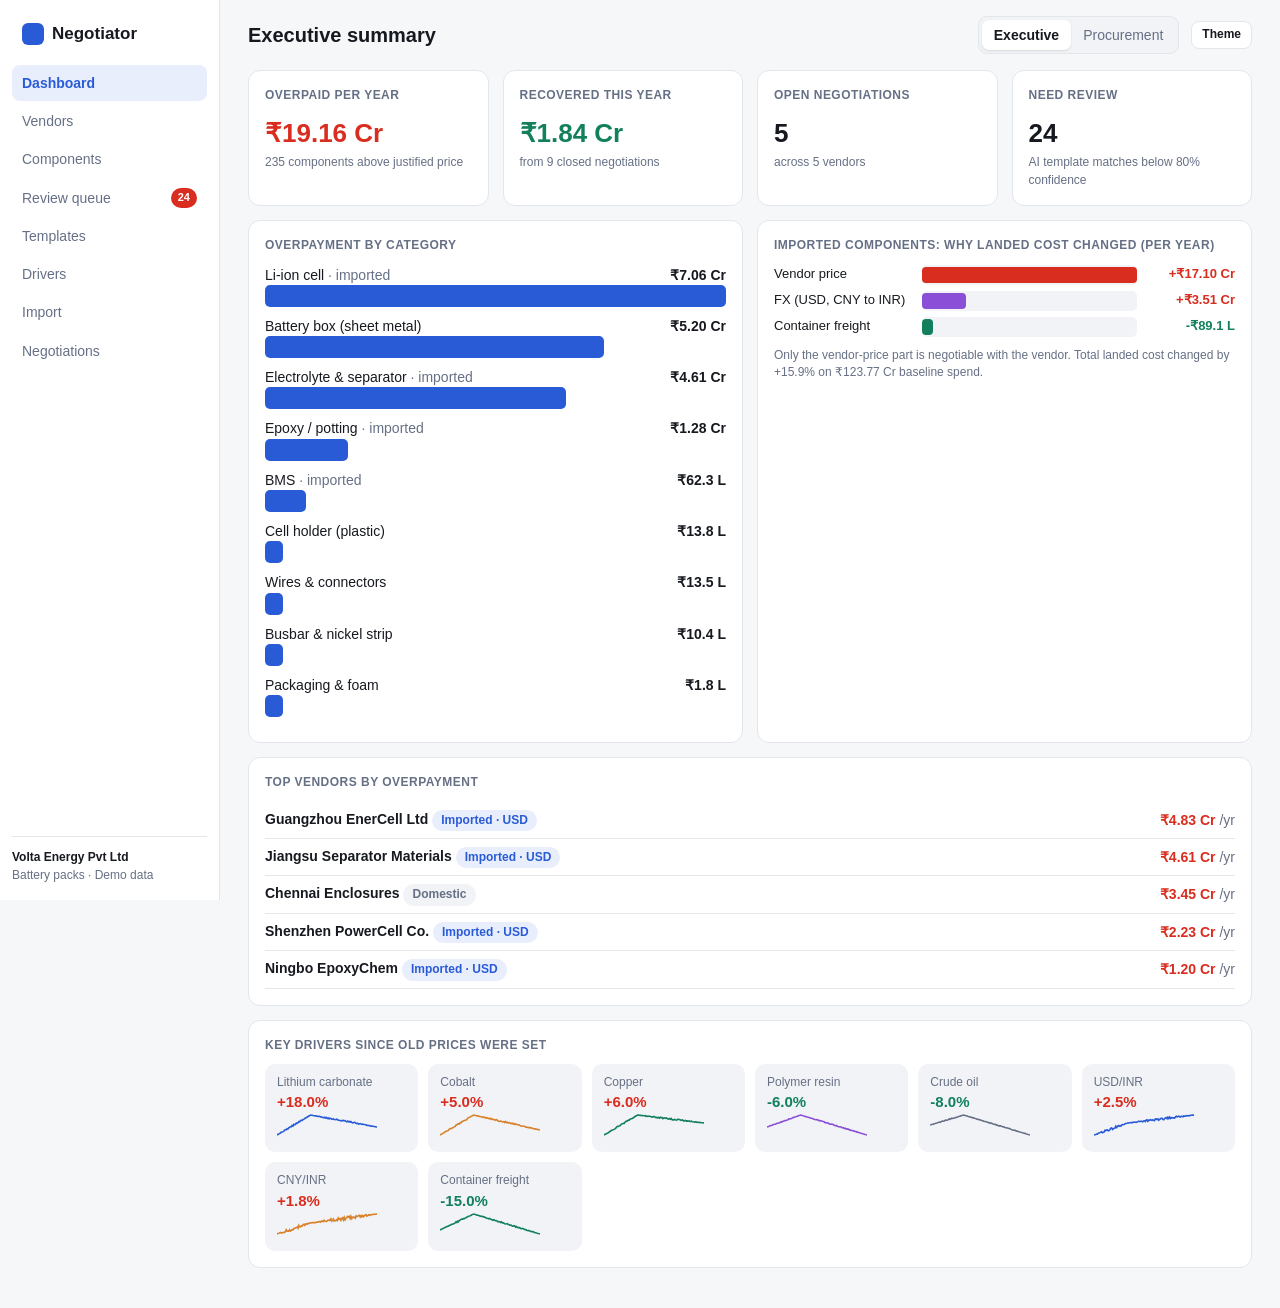
<file: mockup/index.html>
<!doctype html>
<html lang="en">
<head>
<meta charset="utf-8">
<meta name="viewport" content="width=device-width, initial-scale=1">
<title>Negotiator Mockup</title>
<style>
:root{
  --bg:#f6f7f9; --surface:#fff; --surface2:#f1f3f6; --border:#e3e6eb; --text:#16191f; --muted:#667085;
  --accent:#2a5bd7; --accent-soft:#e8eefc; --red:#d92d20; --red-soft:#fdecea; --green:#12805c; --green-soft:#e3f5ee;
  --amber:#b54708; --amber-soft:#fef3e2;
  --c1:#2a5bd7; --c2:#d9822b; --c3:#12805c; --c4:#8a4fd6; --c5:#667085;
}
@media (prefers-color-scheme:dark){
  :root:not([data-theme="light"]){
    --bg:#0f1115; --surface:#171a21; --surface2:#1e222b; --border:#2a2f3a; --text:#e8eaee; --muted:#9aa3b2;
    --accent:#6b93f5; --accent-soft:#1c2744; --red:#f97066; --red-soft:#3a1d1b; --green:#47c79b; --green-soft:#12302a;
    --amber:#f5a85b; --amber-soft:#3a2a14;
    --c1:#6b93f5; --c2:#f0a050; --c3:#47c79b; --c4:#b48af0; --c5:#9aa3b2;
  }
}
:root[data-theme="dark"]{
  --bg:#0f1115; --surface:#171a21; --surface2:#1e222b; --border:#2a2f3a; --text:#e8eaee; --muted:#9aa3b2;
  --accent:#6b93f5; --accent-soft:#1c2744; --red:#f97066; --red-soft:#3a1d1b; --green:#47c79b; --green-soft:#12302a;
  --amber:#f5a85b; --amber-soft:#3a2a14;
  --c1:#6b93f5; --c2:#f0a050; --c3:#47c79b; --c4:#b48af0; --c5:#9aa3b2;
}
*{box-sizing:border-box}
body{margin:0;background:var(--bg);color:var(--text);font:14px/1.45 -apple-system,"Segoe UI",Roboto,sans-serif}
button{font:inherit;color:inherit;cursor:pointer}
.app{display:grid;grid-template-columns:220px 1fr;min-height:100vh}
aside{background:var(--surface);border-right:1px solid var(--border);padding:18px 12px;position:sticky;top:0;height:100vh}
.brand{font-weight:700;font-size:17px;padding:4px 10px 18px;display:flex;gap:8px;align-items:center}
.brand i{width:22px;height:22px;border-radius:6px;background:var(--accent);display:inline-block}
nav a{display:flex;justify-content:space-between;padding:8px 10px;border-radius:8px;color:var(--muted);margin-bottom:2px;cursor:pointer}
nav a:hover{background:var(--surface2)}
nav a.on{background:var(--accent-soft);color:var(--accent);font-weight:600}
nav .badge{background:var(--red);color:#fff;border-radius:99px;font-size:11px;padding:0 7px;font-weight:700;line-height:18px}
.org{position:absolute;bottom:16px;left:12px;right:12px;font-size:12px;color:var(--muted);border-top:1px solid var(--border);padding-top:12px}
main{padding:0 28px 40px;min-width:0}
header.top{display:flex;justify-content:space-between;align-items:center;padding:16px 0;gap:12px;flex-wrap:wrap}
header.top h1{margin:0;font-size:20px}
.seg{display:inline-flex;background:var(--surface2);border:1px solid var(--border);border-radius:9px;padding:3px}
.seg button{border:0;background:none;padding:5px 12px;border-radius:7px;color:var(--muted)}
.seg button.on{background:var(--surface);color:var(--text);font-weight:600;box-shadow:0 1px 2px rgba(0,0,0,.12)}
.row{display:flex;gap:12px;align-items:center;flex-wrap:wrap}
.grid{display:grid;gap:14px}
.g4{grid-template-columns:repeat(auto-fit,minmax(190px,1fr))}
.g2{grid-template-columns:repeat(auto-fit,minmax(340px,1fr))}
.card{background:var(--surface);border:1px solid var(--border);border-radius:12px;padding:16px}
.card h3{margin:0 0 10px;font-size:12px;color:var(--muted);font-weight:600;text-transform:uppercase;letter-spacing:.04em}
.kpi .v{font-size:26px;font-weight:700;margin-top:2px}
.kpi .s{color:var(--muted);font-size:12px;margin-top:2px}
.pill{display:inline-block;padding:2px 9px;border-radius:99px;font-size:12px;font-weight:600;white-space:nowrap}
.p-red{background:var(--red-soft);color:var(--red)} .p-green{background:var(--green-soft);color:var(--green)}
.p-amber{background:var(--amber-soft);color:var(--amber)} .p-blue{background:var(--accent-soft);color:var(--accent)} .p-grey{background:var(--surface2);color:var(--muted)}
.btn{border:1px solid var(--border);background:var(--surface);padding:7px 14px;border-radius:8px;font-weight:600}
.btn:hover{background:var(--surface2)}
.btn.primary{background:var(--accent);border-color:var(--accent);color:#fff}
.btn.primary:hover{filter:brightness(1.08)}
.btn.sm{padding:4px 10px;font-size:12px}
table{width:100%;border-collapse:collapse}
th{text-align:left;font-size:12px;color:var(--muted);font-weight:600;padding:8px 10px;border-bottom:1px solid var(--border);white-space:nowrap}
th.s{cursor:pointer;user-select:none} th.s:hover{color:var(--text)}
td{padding:9px 10px;border-bottom:1px solid var(--border);vertical-align:middle}
tr.click{cursor:pointer} tr.click:hover td{background:var(--surface2)}
td.n,th.n{text-align:right;font-variant-numeric:tabular-nums}
.muted{color:var(--muted)} .red{color:var(--red)} .green{color:var(--green)}
.chips{display:flex;gap:6px;flex-wrap:wrap}
.chip{border:1px solid var(--border);background:var(--surface);padding:4px 12px;border-radius:99px;font-size:13px}
.chip.on{background:var(--accent-soft);color:var(--accent);border-color:transparent;font-weight:600}
.legend{display:flex;gap:14px;flex-wrap:wrap;font-size:12px;color:var(--muted);margin-top:6px}
.legend b{display:inline-block;width:10px;height:3px;border-radius:2px;margin-right:5px;vertical-align:middle}
svg text{fill:var(--muted);font-size:11px}
.strip{display:grid;grid-template-columns:repeat(auto-fit,minmax(140px,1fr));gap:10px}
.drv{background:var(--surface2);border-radius:10px;padding:10px 12px}
.drv .t{font-size:12px;color:var(--muted)} .drv .p{font-weight:700;font-size:15px}
.bar{height:22px;border-radius:5px;display:flex;align-items:center;padding:0 8px;font-size:12px;color:#fff;font-weight:600;white-space:nowrap}
.attr{display:grid;grid-template-columns:130px 1fr 60px;gap:8px;align-items:center;margin:7px 0;font-size:13px}
.attr .track{position:relative;height:22px;background:var(--surface2);border-radius:5px}
.attr .mid{position:absolute;left:50%;top:0;bottom:0;width:1px;background:var(--border)}
.attr .fill{position:absolute;top:3px;bottom:3px;border-radius:4px}
.crumb{color:var(--muted);margin-bottom:8px;cursor:pointer;display:inline-block}
.doc{background:#fff;color:#16191f;border:1px solid var(--border);border-radius:10px;padding:34px 40px;max-width:820px;line-height:1.6;outline:none}
.doc h2{margin:0 0 4px;font-size:18px} .doc td,.doc th{border-color:#e3e6eb;color:#16191f} .doc th{color:#667085}
.board{display:grid;grid-template-columns:repeat(5,minmax(200px,1fr));gap:12px;overflow-x:auto}
.col{background:var(--surface2);border-radius:12px;padding:10px;min-height:240px}
.col h4{margin:2px 4px 10px;font-size:13px;display:flex;justify-content:space-between}
.tk{background:var(--surface);border:1px solid var(--border);border-radius:9px;padding:10px;margin-bottom:8px;font-size:13px;cursor:pointer}
label{display:block;font-size:12px;color:var(--muted);margin-bottom:4px;font-weight:600}
input,select{padding:7px 10px;border:1px solid var(--border);border-radius:8px;background:var(--surface);color:var(--text);font:inherit;max-width:100%}
.toolbar{display:flex;gap:10px;flex-wrap:wrap;align-items:center;margin-bottom:12px}
.bulk{background:var(--accent-soft);color:var(--accent);border-radius:10px;padding:8px 12px;margin-bottom:10px;display:flex;gap:10px;align-items:center;flex-wrap:wrap;font-weight:600}
.pager{display:flex;justify-content:space-between;align-items:center;padding-top:10px;color:var(--muted)}
.note{font-size:12px;color:var(--muted);margin-top:10px}
.banner{border-radius:10px;padding:12px 14px;margin-bottom:14px;font-weight:600;display:flex;justify-content:space-between;gap:10px;align-items:center;flex-wrap:wrap}
.drop{border:2px dashed var(--border);border-radius:12px;padding:30px;text-align:center;color:var(--muted)}
.wf{display:grid;grid-template-columns:140px 1fr 90px;gap:8px;align-items:center;margin:6px 0;font-size:13px}
.wf .tr{height:20px;background:var(--surface2);border-radius:5px;position:relative}
.wf .f{position:absolute;top:2px;bottom:2px;border-radius:4px}
.toast{position:fixed;bottom:20px;left:50%;transform:translateX(-50%);background:var(--text);color:var(--bg);padding:9px 16px;border-radius:9px;font-weight:600;z-index:9}
.xscroll{overflow-x:auto}
@media (max-width:760px){.app{grid-template-columns:1fr}aside{position:static;height:auto}.org{display:none}main{padding:0 16px 30px}}
@media print{aside,header.top,.noprint{display:none!important}.app{display:block}}
</style>
</head>
<body>
<div class="app">
  <aside>
    <div class="brand"><i></i>Negotiator</div>
    <nav id="nav"></nav>
    <div class="org"><b style="color:var(--text)">Volta Energy Pvt Ltd</b><br>Battery packs &middot; Demo data</div>
  </aside>
  <main>
    <header class="top">
      <h1 id="title"></h1>
      <div class="row">
        <div class="seg" id="roleSeg"><button data-r="exec">Executive</button><button data-r="pro">Procurement</button></div>
        <button class="btn sm" id="themeBtn">Theme</button>
      </div>
    </header>
    <div id="view"></div>
  </main>
</div>
<div id="toast" class="toast" style="display:none"></div>

<script>
/* ================= data & model (same formulas the backend will use) ================= */
const N=120, EVENT=40, NOW=N-1;
const FX0={USD:83.5, CNY:11.55, INR:1}, SYM={USD:'$',CNY:'¥',INR:'₹'};
const DR=[ // ev = % change at the vendor's increase date, now = % change today, both vs when the old price was set
 {id:'lith',  name:'Lithium carbonate', type:'Commodity', src:'Manual benchmark', ev:45,  now:18},
 {id:'cobalt',name:'Cobalt',            type:'Commodity', src:'Manual benchmark', ev:20,  now:5},
 {id:'nickel',name:'Nickel',            type:'Commodity', src:'Manual benchmark', ev:12,  now:-4},
 {id:'copper',name:'Copper',            type:'Commodity', src:'Yahoo HG=F',       ev:10,  now:6},
 {id:'alu',   name:'Aluminum',          type:'Commodity', src:'Yahoo ALI=F',      ev:4,   now:-3},
 {id:'steel', name:'Steel (HRC)',       type:'Commodity', src:'Manual benchmark', ev:8,   now:-5},
 {id:'resin', name:'Polymer resin',     type:'Commodity', src:'Manual benchmark', ev:9,   now:-6},
 {id:'bpa',   name:'Epoxy raw (BPA/ECH)',type:'Commodity',src:'Manual benchmark', ev:14,  now:-9},
 {id:'elec',  name:'Electronics index', type:'Commodity', src:'Manual benchmark', ev:6,   now:-4},
 {id:'crude', name:'Crude oil',         type:'Transport', src:'Yahoo BZ=F',       ev:8,   now:-8},
 {id:'usdinr',name:'USD/INR',           type:'FX',        src:'Yahoo USDINR=X',   ev:1.5, now:2.5},
 {id:'cnyinr',name:'CNY/INR',           type:'FX',        src:'Yahoo CNYINR=X',   ev:1.0, now:1.8},
 {id:'freight',name:'Container freight',type:'Transport', src:'Manual benchmark', ev:60,  now:-15},
];
const D=Object.fromEntries(DR.map(d=>[d.id,d]));
function rng(s){return()=>{s=(s*16807)%2147483647;return(s-1)/2147483646}}
DR.forEach((d,k)=>{ const r=rng(31+k*11), pts=[[0,100],[EVENT,100+d.ev],[NOW,100+d.now]], amp=Math.max(.3,Math.abs(d.ev)/14); d.s=[];
  for(let i=0;i<N;i++){let j=0;while(j<1&&i>pts[j+1][0])j++;const[x0,y0]=pts[j],[x1,y1]=pts[j+1],f=(i-x0)/(x1-x0);d.s.push(y0+(y1-y0)*f+(r()-.5)*amp*Math.sin(Math.PI*f))}});
const chg=(id,day)=>D[id].s[day]/100-1;

const TPL=[ // w: driver weights on the vendor price; imp: imported; f: freight share of landed value; d: duty
 {id:'cell',name:'Li-ion cell',imp:true,f:.05,d:.15,claim:'lith',w:{lith:.32,cobalt:.08,nickel:.08,copper:.06,alu:.04,crude:.03}},
 {id:'bms', name:'BMS',imp:true,f:.03,d:.15,claim:'elec',w:{elec:.35,copper:.10,resin:.05,crude:.03}},
 {id:'epx', name:'Epoxy / potting',imp:true,f:.06,d:.075,claim:'bpa',w:{bpa:.45,crude:.15}},
 {id:'sep', name:'Electrolyte & separator',imp:true,f:.05,d:.10,claim:'lith',w:{lith:.25,resin:.20,crude:.05}},
 {id:'hold',name:'Cell holder (plastic)',imp:false,claim:'resin',w:{resin:.55,crude:.06,usdinr:.08}},
 {id:'box', name:'Battery box (sheet metal)',imp:false,claim:'steel',w:{steel:.45,alu:.15,crude:.05}},
 {id:'bus', name:'Busbar & nickel strip',imp:false,claim:'copper',w:{copper:.60,nickel:.10}},
 {id:'wire',name:'Wires & connectors',imp:false,claim:'copper',w:{copper:.45,resin:.20}},
 {id:'pkg', name:'Packaging & foam',imp:false,claim:'resin',w:{resin:.50,crude:.08}},
];
const T=Object.fromEntries(TPL.map(t=>[t.id,t]));
const POOL={
 cell:[['LFP prismatic 100Ah','LFP prismatic 280Ah','NMC pouch 20Ah','18650 cell 2.5Ah','21700 cell 4Ah','LFP 32700 cell 6Ah'],['Grade A','Grade B'],[18,60]],
 bms:[['BMS 4S 30A','BMS 8S 50A','BMS 16S 100A','BMS 24S 150A','Smart BMS CAN 16S','Balancer board'],['v1','v2 BT','UART'],[6,48]],
 epx:[['Epoxy potting 1kg','Epoxy potting 5kg','Epoxy adhesive 500g','Thermal epoxy 1kg','Flame-retardant epoxy 2kg','Hardener 500g'],['2-part','low-visc'],[5,30]],
 sep:[['Separator film 16um roll','Separator film 20um roll','Electrolyte LFP 20L','Electrolyte NMC 20L'],['std','HV'],[40,180]],
 hold:[['Cell holder 18650 x2','Cell holder 18650 x5','Cell holder 21700 x4','Cell holder 32700 x2','Cell spacer'],['FR','std'],[3,40]],
 box:[['Battery box 12V 100Ah','Battery box 48V 50Ah','Battery box 72V 30Ah','E-rickshaw tray','Telecom enclosure'],['powder coat','aluminum','SS'],[450,3500]],
 bus:[['Nickel strip 0.15mm','Copper busbar 3x20','Copper busbar 5x30','Tab connector','Series link'],['A','B'],[10,300]],
 wire:[['Silicone wire 14AWG','Silicone wire 10AWG','Fuse holder','Anderson 50A','Balance lead 16S'],['red','black'],[8,400]],
 pkg:[['Foam insert','Corrugated carton 5-ply','Antistatic bag','Edge protector'],['S','M','L'],[4,120]],
};
const VEND=[ // [name, template, quote currency, event? , inflation vs what drivers support]
 ['Shenzhen PowerCell Co.','cell','USD',1,1.00],['Guangzhou EnerCell Ltd','cell','USD',1,1.45],
 ['Dongguan VoltCore BMS','bms','CNY',1,1.60],['Shenzhen SmartBMS Tech','bms','USD',1,1.10],
 ['Ningbo EpoxyChem','epx','USD',1,1.35],['Shanghai ResinTech','epx','CNY',0,1],['Jiangsu Separator Materials','sep','USD',1,1.20],
 ['Pune PolyMould Pvt Ltd','hold','INR',1,1.30],['Hosur Plastics','hold','INR',1,1.05],['Chennai Enclosures','box','INR',1,1.50],
 ['Ahmedabad Metal Fab','box','INR',0,1],['Bengaluru Busbar Works','bus','INR',1,1.15],['Faridabad Cables & Connectors','wire','INR',1,1.25],
 ['Gujarat Packaging Co.','pkg','INR',0,1],
].map((v,i)=>({id:'v'+i,name:v[0],tpl:v[1],cur:v[2],event:!!v[3],inf:v[4],imp:v[2]!=='INR'}));
const V=Object.fromEntries(VEND.map(v=>[v.id,v]));

const SK=[]; (function(){
  const r=rng(777);
  VEND.forEach((v,vi)=>{
    const [names,vars,pr]=POOL[v.tpl], t=T[v.tpl], n=15+Math.floor(r()*26), aff=.6+r()*.4;
    v.claimTxt = v.event ? `${D[t.claim].name} ${D[t.claim].ev>=0?'up':'down'} ${Math.abs(D[t.claim].ev)}%` : '';
    for(let i=0;i<n;i++){
      const old=+(pr[0]+Math.pow(r(),1.6)*(pr[1]-pr[0])).toFixed(2);
      const vol=Math.round(100+Math.pow(r(),2.2)*(v.tpl==='cell'?1800:v.tpl==='bms'?300:v.tpl==='epx'||v.tpl==='sep'?400:2500));
      const affected=v.event&&r()<aff;
      const inc=affected?Math.max(.02,t.w[t.claim]*D[t.claim].ev/100*v.inf*(.92+r()*.16)):0;
      const conf=r()<.07?.45+r()*.33:.82+r()*.17;
      SK.push({id:`${v.tpl.toUpperCase()}-${1000+vi*60+i}`,name:`${names[i%names.length]} ${vars[Math.floor(i/names.length)%vars.length]}`,
        vendor:v.id,tpl:v.tpl,old,price:affected?+(old*(1+inc)).toFixed(2):old,vol,affected,conf,review:conf<.8});
    }
  });
})();
function calc(s){
  const t=T[s.tpl], v=V[s.vendor];
  s.justChg=Object.entries(t.w).reduce((a,[k,w])=>a+w*chg(k,NOW),0);
  s.just=s.old*(1+s.justChg); s.gapPct=s.price/s.just-1;
  s.suppEv=Object.entries(t.w).reduce((a,[k,w])=>a+w*chg(k,EVENT),0);
  const fx=v.imp?FX0[v.cur]*(1+chg(v.cur==='USD'?'usdinr':'cnyinr',NOW)):1;
  s.landMult=v.imp?fx*(1+t.f*(1+chg('freight',NOW))+t.d):1;
  s.annual=Math.max(0,s.price-s.just)*s.vol*12*s.landMult;
  s.status=!s.affected?'No change':s.gapPct>.03?'Overcharged':s.gapPct>0?'Watching':'Fair';
}
SK.forEach(calc);
const neg={}; // vendorId -> status
let ranked; function rankVendors(){
  VEND.forEach(v=>{
    const a=SK.filter(s=>s.vendor===v.id&&s.affected); v.aff=a; v.n=SK.filter(s=>s.vendor===v.id).length;
    v.annual=a.reduce((x,s)=>x+s.annual,0);
    const sp=a.reduce((x,s)=>x+s.price*s.vol,0)||1;
    v.inc=a.reduce((x,s)=>x+(s.price/s.old-1)*s.price*s.vol,0)/sp;
    v.supp=a.reduce((x,s)=>x+s.suppEv*s.price*s.vol,0)/sp;
    v.justNow=a.reduce((x,s)=>x+s.justChg*s.price*s.vol,0)/sp;
  });
  ranked=[...VEND].filter(v=>v.event).sort((a,b)=>b.annual-a.annual);
}
rankVendors();
['Draft','Draft','Sent','Sent','Countered','Accepted','Rejected'].forEach((s,i)=>neg[ranked[i].id]=s);

/* ================= formatting ================= */
const inr=n=>n>=1e7?'₹'+(n/1e7).toFixed(2)+' Cr':n>=1e5?'₹'+(n/1e5).toFixed(1)+' L':'₹'+Math.round(n).toLocaleString('en-IN');
const pm=(n,cur)=>SYM[cur]+Number(n).toFixed(2);
const pct=(n,d=1)=>(n>=0?'+':'')+(n*100).toFixed(d)+'%';
const pill=s=>`<span class="pill ${s==='Overcharged'?'p-red':s==='Fair'?'p-green':s==='Watching'?'p-amber':'p-grey'}">${s}</span>`;
const orig=v=>`<span class="pill ${v.imp?'p-blue':'p-grey'}">${v.imp?'Imported · '+v.cur:'Domestic'}</span>`;
function toast(m){const t=document.getElementById('toast');t.textContent=m;t.style.display='block';clearTimeout(toast.h);toast.h=setTimeout(()=>t.style.display='none',1800)}

/* ================= charts ================= */
function lineChart(series,opt={}){
  const W=640,H=opt.h||210,pl=46,pr=10,pt=10,pb=24;
  const all=series.flatMap(s=>s.data); let lo=Math.min(...all),hi=Math.max(...all); const pv=(hi-lo)*.1||1; lo-=pv;hi+=pv;
  const X=i=>pl+(W-pl-pr)*i/(N-1),Y=v=>pt+(H-pt-pb)*(1-(v-lo)/(hi-lo));
  let g=''; for(let k=0;k<=4;k++){const v=lo+(hi-lo)*k/4,y=Y(v);g+=`<line x1="${pl}" x2="${W-pr}" y1="${y}" y2="${y}" stroke="var(--border)"/><text x="${pl-6}" y="${y+4}" text-anchor="end">${opt.fmt?opt.fmt(v):v.toFixed(0)}</text>`}
  [0,40,80,119].forEach(d=>g+=`<text x="${X(d)}" y="${H-6}" text-anchor="middle">${d===119?'Today':'Day '+d}</text>`);
  const mk=opt.marker!=null?`<line x1="${X(opt.marker)}" x2="${X(opt.marker)}" y1="${pt}" y2="${H-pb}" stroke="var(--red)" stroke-dasharray="4 3"/><text x="${X(opt.marker)+4}" y="${pt+10}" style="fill:var(--red)">Vendor increase</text>`:'';
  const p=series.map(s=>`<path d="${s.data.map((v,i)=>(i?'L':'M')+X(i).toFixed(1)+' '+Y(v).toFixed(1)).join(' ')}" fill="none" stroke="${s.c}" stroke-width="${s.w||2}" stroke-linejoin="round"/>`).join('');
  return `<svg viewBox="0 0 ${W} ${H}" width="100%">${g}${mk}${p}</svg>`;
}
const legend=a=>`<div class="legend">${a.map(i=>`<span><b style="background:${i.c}"></b>${i.n}</span>`).join('')}</div>`;
function spark(data,c){const w=100,h=24,lo=Math.min(...data),hi=Math.max(...data);return `<svg viewBox="0 0 ${w} ${h}" width="${w}" height="${h}"><path d="${data.map((v,i)=>(i?'L':'M')+(i/(data.length-1)*w).toFixed(1)+' '+(h-2-(v-lo)/(hi-lo||1)*(h-4)).toFixed(1)).join(' ')}" fill="none" stroke="${c}" stroke-width="1.6"/></svg>`}
const COL=['var(--c1)','var(--c2)','var(--c3)','var(--c4)','var(--c5)'];
function driverStrip(ids){return `<div class="strip">${ids.map((id,i)=>{const c=chg(id,NOW);return `<div class="drv"><div class="t">${D[id].name}</div><div class="p ${c>0?'red':'green'}">${pct(c)}</div>${spark(D[id].s,COL[i%5])}</div>`}).join('')}</div>`}

/* ================= state & views ================= */
const st={role:'exec',route:'dashboard',vendor:V.v0.id,sku:SK[0].id,tone:'Collaborative',tpl:'cell',
  sk:{q:'',vendor:'',cat:'',origin:'',status:'All',sort:'annual',dir:-1,page:1},sel:new Set()};
const reviewCount=()=>SK.filter(s=>s.review).length;
const NAV=[['dashboard','Dashboard'],['vendors','Vendors'],['skus','Components'],['review','Review queue'],['templates','Templates'],['drivers','Drivers'],['import','Import'],['negotiations','Negotiations']];
const TITLES={dashboard:()=>st.role==='exec'?'Executive summary':'Procurement dashboard',vendors:()=>'Vendors',vendor:()=>V[st.vendor].name,skus:()=>'Components',sku:()=>'Component detail',review:()=>'Template review queue',templates:()=>'Category templates',drivers:()=>'Cost drivers',import:()=>'Import',negotiations:()=>'Negotiations',brief:()=>'Negotiation brief'};

function kpis(){
  const tot=SK.reduce((a,s)=>a+s.annual,0), open=Object.values(neg).filter(x=>['Draft','Sent','Countered'].includes(x)).length;
  const k=(t,v,s)=>`<div class="card kpi"><h3>${t}</h3><div class="v">${v}</div><div class="s">${s}</div></div>`;
  return `<div class="grid g4">${k('Overpaid per year',`<span class="red">${inr(tot)}</span>`,`${SK.filter(s=>s.status==='Overcharged').length} components above justified price`)}
   ${k('Recovered this year',`<span class="green">₹1.84 Cr</span>`,'from 9 closed negotiations')}
   ${k('Open negotiations',open,'across '+open+' vendors')}
   ${k('Need review',reviewCount(),'AI template matches below 80% confidence')}</div>`;
}
function bridgeCard(){ // landed-cost split for imports
  const im=SK.filter(s=>V[s.vendor].imp&&s.affected); let ven=0,fx=0,fr=0,old=0;
  im.forEach(s=>{const v=V[s.vendor],t=T[s.tpl],f0=FX0[v.cur],f1=f0*(1+chg(v.cur==='USD'?'usdinr':'cnyinr',NOW)),K0=1+t.f+t.d,m=s.vol*12;
    old+=s.old*f0*K0*m; ven+=(s.price-s.old)*f0*K0*m; fx+=s.price*(f1-f0)*K0*m; fr+=s.price*f1*t.f*chg('freight',NOW)*m});
  const mx=Math.max(Math.abs(ven),Math.abs(fx),Math.abs(fr)), row=(n,v,c)=>`<div class="wf"><span>${n}</span><div class="tr"><div class="f" style="left:0;width:${Math.abs(v)/mx*100}%;background:${c}"></div></div><b class="${v>0?'red':'green'}" style="text-align:right">${v>0?'+':'-'}${inr(Math.abs(v))}</b></div>`;
  return `<div class="card"><h3>Imported components: why landed cost changed (per year)</h3>
   ${row('Vendor price',ven,'var(--red)')}${row('FX (USD, CNY to INR)',fx,'var(--c4)')}${row('Container freight',fr,'var(--c3)')}
   <div class="note">Only the vendor-price part is negotiable with the vendor. Total landed cost changed by ${pct((ven+fx+fr)/old)} on ${inr(old)} baseline spend.</div></div>`;
}
function execView(){
  const byT=TPL.map(t=>[t,SK.filter(s=>s.tpl===t.id).reduce((a,s)=>a+s.annual,0)]).sort((a,b)=>b[1]-a[1]), mx=byT[0][1]||1;
  return kpis()+`<div class="grid g2" style="margin-top:14px">
   <div class="card"><h3>Overpayment by category</h3>${byT.filter(x=>x[1]>0).map(([t,v])=>`<div style="margin:9px 0"><div class="row" style="justify-content:space-between"><span>${t.name} <span class="muted">${t.imp?'· imported':''}</span></span><b>${inr(v)}</b></div><div class="bar" style="width:${Math.max(4,v/mx*100)}%;background:var(--accent)"></div></div>`).join('')}</div>
   ${bridgeCard()}</div>
   <div class="card" style="margin-top:14px"><h3>Top vendors by overpayment</h3>${ranked.slice(0,5).map(v=>`<div class="row" style="justify-content:space-between;padding:7px 0;border-bottom:1px solid var(--border);cursor:pointer" data-vendor="${v.id}"><span><b>${v.name}</b> ${orig(v)}</span><span><b class="red">${inr(v.annual)}</b> <span class="muted">/yr</span></span></div>`).join('')}</div>
   <div class="card" style="margin-top:14px"><h3>Key drivers since old prices were set</h3>${driverStrip(['lith','cobalt','copper','resin','crude','usdinr','cnyinr','freight'])}</div>`;
}
function proView(){
  const rb=reviewCount();
  return kpis()+(rb?`<div class="banner p-amber" style="margin-top:14px"><span>${rb} components have an uncertain template match.</span><button class="btn sm" data-go="review">Open review queue</button></div>`:'<div style="height:14px"></div>')+
  `<div class="card"><h3>Top negotiation opportunities (vendor events)</h3><div class="xscroll"><table><thead><tr><th>Vendor</th><th>Origin</th><th>Stated reason</th><th class="n">Vendor increase</th><th class="n">Drivers support now</th><th class="n">Components</th><th class="n">At stake / yr</th><th>Status</th><th></th></tr></thead><tbody>
  ${ranked.slice(0,10).map(v=>`<tr class="click" data-vendor="${v.id}"><td><b>${v.name}</b></td><td>${orig(v)}</td><td class="muted">${v.claimTxt}</td><td class="n">${pct(v.inc)}</td><td class="n">${pct(v.justNow)}</td><td class="n">${v.aff.length}</td><td class="n red"><b>${inr(v.annual)}</b></td><td>${neg[v.id]?`<span class="pill p-blue">${neg[v.id]}</span>`:'<span class="muted">Not started</span>'}</td><td><button class="btn sm primary" data-neg="${v.id}">Negotiate</button></td></tr>`).join('')}</tbody></table></div></div>
  <div class="grid g2" style="margin-top:14px">${bridgeCard()}<div class="card"><h3>Key drivers since old prices were set</h3>${driverStrip(['lith','cobalt','copper','resin','usdinr','freight'])}</div></div>`;
}
function vendorsView(){
  return `<div class="card xscroll"><table><thead><tr><th>Vendor</th><th>Origin</th><th>Category</th><th class="n">Components</th><th>Stated reason</th><th class="n">Increase</th><th class="n">Supported at the time</th><th class="n">At stake / yr</th><th>Status</th></tr></thead><tbody>
   ${[...VEND].sort((a,b)=>b.annual-a.annual).map(v=>`<tr class="click" data-vendor="${v.id}"><td><b>${v.name}</b></td><td>${orig(v)}</td><td>${T[v.tpl].name}</td><td class="n">${v.n}</td><td class="muted">${v.claimTxt||'No price event'}</td><td class="n">${v.event?pct(v.inc):'-'}</td><td class="n">${v.event?pct(v.supp):'-'}</td><td class="n ${v.annual?'red':''}">${v.annual?inr(v.annual):'-'}</td><td>${neg[v.id]?`<span class="pill p-blue">${neg[v.id]}</span>`:'<span class="muted">-</span>'}</td></tr>`).join('')}</tbody></table></div>`;
}
function vendorAttr(v){
  const a=v.aff; const sp=a.reduce((x,s)=>x+s.price*s.vol,0)||1, ids={};
  a.forEach(s=>Object.entries(T[s.tpl].w).forEach(([k,w])=>{ids[k]=ids[k]||{w:0,c:0};ids[k].w+=w*s.price*s.vol/sp;ids[k].c+=w*chg(k,NOW)*s.price*s.vol/sp}));
  return Object.entries(ids).map(([k,x])=>({id:k,name:D[k].name,w:x.w,mv:chg(k,NOW),c:x.c})).sort((p,q)=>Math.abs(q.c)-Math.abs(p.c));
}
function vendorView(){
  const v=V[st.vendor]; if(!v.event) return `<div class="crumb" data-go="vendors">&larr; Vendors</div><div class="card">No open price event for this vendor. ${orig(v)}</div>`;
  const at=vendorAttr(v), mx=Math.max(...at.map(x=>Math.abs(x.c)),.001), over=v.inc-v.supp;
  const top=[...v.aff].sort((a,b)=>b.annual-a.annual).slice(0,12);
  return `<div class="crumb" data-go="vendors">&larr; Vendors</div>
  <div class="card row" style="justify-content:space-between;margin-bottom:14px"><div><b style="font-size:17px">${v.name}</b> ${orig(v)}<div class="muted" style="margin-top:4px">Price event on day ${EVENT}: "${v.claimTxt}" &middot; ${v.aff.length} of ${v.n} components raised</div></div>
   <div class="row"><div style="text-align:right"><div class="muted" style="font-size:12px">At stake / year</div><b style="font-size:20px" class="red">${inr(v.annual)}</b></div>
   <button class="btn" data-neg="${v.id}">Start negotiation</button><button class="btn primary" data-brief="${v.id}">Generate brief</button></div></div>
  <div class="grid g4"><div class="card kpi"><h3>Vendor increase (avg)</h3><div class="v">${pct(v.inc)}</div></div><div class="card kpi"><h3>Supported at the time</h3><div class="v">${pct(v.supp)}</div><div class="s ${over>.02?'red':'green'}">${over>.02?'Increase exceeded drivers by '+(over*100).toFixed(1)+' pts':'In line with drivers'}</div></div>
  <div class="card kpi"><h3>Supported today</h3><div class="v green">${pct(v.justNow)}</div></div><div class="card kpi"><h3>Gap today</h3><div class="v red">${pct((1+v.inc)/(1+v.justNow)-1)}</div></div></div>
  <div class="grid g2" style="margin-top:14px"><div class="card"><h3>What explains this vendor's cost today</h3>${at.map(x=>`<div class="attr"><span>${x.name}<div class="muted" style="font-size:11px">${(x.w*100).toFixed(0)}% of price &middot; ${pct(x.mv)}</div></span><div class="track"><div class="mid"></div><div class="fill" style="${x.c>=0?'left:50%':'right:50%'};width:${Math.abs(x.c)/mx*50}%;background:${x.c>=0?'var(--red)':'var(--green)'}"></div></div><b class="${x.c>=0?'red':'green'}" style="text-align:right">${pct(x.c,2)}</b></div>`).join('')}
   <div class="row" style="justify-content:space-between;border-top:1px solid var(--border);padding-top:8px;margin-top:8px"><b>Justified change</b><b>${pct(v.justNow,2)}</b></div></div>
   <div class="card"><h3>Reading this</h3><p style="margin-top:0">${D[T[v.tpl].claim].name} is <b>${pct(chg(T[v.tpl].claim,NOW))}</b> versus when the old prices were set (it was ${pct(chg(T[v.tpl].claim,EVENT))} at the time of the increase).</p>
   <p>${v.imp?`Quoted in ${v.cur}, so FX moves the landed ₹ cost but not the vendor's own price. Use the vendor price gap here and treat FX separately.`:'Quoted in INR, so there is no FX layer on this vendor.'}</p>
   <p>Vendors usually buy inputs weeks ahead; expect pushback that the drop hasn't reached their cost yet (likely day 150 to 180).</p><div class="note">Market indicators, not contract prices.</div></div></div>
  <div class="card" style="margin-top:14px"><h3>Largest overpayments</h3>${skuRows(top,false)}</div>`;
}
function skuRows(rows,chk){
  return `<div class="xscroll"><table><thead><tr>${chk?'<th></th>':''}<th>Component</th><th>Category</th><th class="n">Old</th><th class="n">Price</th><th class="n">Justified</th><th class="n">Gap</th><th class="n">At stake / yr</th><th>Status</th></tr></thead><tbody>
  ${rows.map(s=>{const v=V[s.vendor];return `<tr class="click" data-sku="${s.id}">${chk?`<td><input type="checkbox" data-sel="${s.id}" ${st.sel.has(s.id)?'checked':''}></td>`:''}<td><b>${s.name}</b><div class="muted" style="font-size:12px">${s.id} &middot; ${v.name}</div></td><td>${T[s.tpl].name}</td><td class="n muted">${pm(s.old,v.cur)}</td><td class="n">${pm(s.price,v.cur)}</td><td class="n">${pm(s.just,v.cur)}</td><td class="n ${s.gapPct>.03?'red':''}">${s.affected?pct(s.gapPct):'-'}</td><td class="n">${s.annual?inr(s.annual):'-'}</td><td>${pill(s.status)}</td></tr>`}).join('')||'<tr><td colspan="9" class="muted" style="padding:20px">No components match.</td></tr>'}</tbody></table></div>`;
}
/* ---- components data table ---- */
const SORTS={name:s=>s.name,vendor:s=>V[s.vendor].name,price:s=>s.price,gap:s=>s.affected?s.gapPct:-9,annual:s=>s.annual,conf:s=>s.conf};
function filtered(){const f=st.sk,q=f.q.toLowerCase();
  const r=SK.filter(s=>(!q||(s.name+s.id+V[s.vendor].name).toLowerCase().includes(q))&&(!f.vendor||s.vendor===f.vendor)&&(!f.cat||s.tpl===f.cat)&&(!f.origin||(f.origin==='imp')===V[s.vendor].imp)&&(f.status==='All'||s.status===f.status));
  const g=SORTS[f.sort]; return r.sort((a,b)=>{const x=g(a),y=g(b);return (x>y?1:x<y?-1:0)*f.dir});
}
function skuTable(){
  const rows=filtered(),P=25,pages=Math.max(1,Math.ceil(rows.length/P)); if(st.sk.page>pages)st.sk.page=pages;
  const page=rows.slice((st.sk.page-1)*P,st.sk.page*P);
  let h=skuRows(page,true).replace(/<th>(Component|Gap|At stake \/ yr|Price)<\/th>/,m=>m);
  return h+`<div class="pager"><span>${rows.length?(st.sk.page-1)*P+1:0}–${Math.min(rows.length,st.sk.page*P)} of ${rows.length} components</span><span class="row"><button class="btn sm" data-page="${st.sk.page-1}" ${st.sk.page<=1?'disabled':''}>Prev</button><span>Page ${st.sk.page} / ${pages}</span><button class="btn sm" data-page="${st.sk.page+1}" ${st.sk.page>=pages?'disabled':''}>Next</button></span></div>`;
}
function bulkBar(){return st.sel.size?`<div class="bulk"><span>${st.sel.size} selected</span><select id="bulkTpl">${TPL.map(t=>`<option value="${t.id}">${t.name}</option>`).join('')}</select><button class="btn sm" data-bulk="tpl">Assign template</button><button class="btn sm" data-bulk="neg">Start negotiation</button><button class="btn sm" data-bulk="clear">Clear</button></div>`:''}
function skusView(){
  const f=st.sk;
  return `<div class="toolbar"><input id="q" placeholder="Search part, ID or vendor" value="${f.q}" style="min-width:230px">
   <select data-ff="vendor"><option value="">All vendors</option>${VEND.map(v=>`<option value="${v.id}" ${f.vendor===v.id?'selected':''}>${v.name}</option>`).join('')}</select>
   <select data-ff="cat"><option value="">All categories</option>${TPL.map(t=>`<option value="${t.id}" ${f.cat===t.id?'selected':''}>${t.name}</option>`).join('')}</select>
   <select data-ff="origin"><option value="">Imported + domestic</option><option value="imp" ${f.origin==='imp'?'selected':''}>Imported</option><option value="dom" ${f.origin==='dom'?'selected':''}>Domestic</option></select>
   <select data-ff="sort">${[['annual','Sort: at stake'],['gap','Sort: gap %'],['price','Sort: price'],['name','Sort: name'],['vendor','Sort: vendor'],['conf','Sort: confidence']].map(([k,l])=>`<option value="${k}" ${f.sort===k?'selected':''}>${l}</option>`).join('')}</select>
   <button class="btn sm" data-export="1">Export CSV</button></div>
   <div class="chips" style="margin-bottom:12px">${['All','Overcharged','Watching','Fair','No change'].map(x=>`<button class="chip ${f.status===x?'on':''}" data-f="${x}">${x}</button>`).join('')}</div>
   <div id="bulk">${bulkBar()}</div><div class="card" id="skuTable">${skuTable()}</div>`;
}
function skuView(){
  const s=SK.find(x=>x.id===st.sku), v=V[s.vendor], t=T[s.tpl], cur=v.cur, entries=Object.entries(t.w);
  const vend=Array.from({length:N},(_,i)=>i<EVENT?s.old:s.price), jus=Array.from({length:N},(_,i)=>s.old*(1+entries.reduce((a,[k,w])=>a+w*chg(k,i),0)));
  const mx=Math.max(...entries.map(([k,w])=>Math.abs(w*chg(k,NOW))),.001);
  let bridge='';
  if(v.imp){const f0=FX0[v.cur],fxid=v.cur==='USD'?'usdinr':'cnyinr',f1=f0*(1+chg(fxid,NOW)),K0=1+t.f+t.d,oldL=s.old*f0*K0,vend$=(s.price-s.old)*f0*K0,fx=s.price*(f1-f0)*K0,fr=s.price*f1*t.f*chg('freight',NOW),newL=oldL+vend$+fx+fr,m=Math.max(Math.abs(vend$),Math.abs(fx),Math.abs(fr),1e-6);
    const r=(n,x,c)=>`<div class="wf"><span>${n}</span><div class="tr"><div class="f" style="left:0;width:${Math.abs(x)/m*100}%;background:${c}"></div></div><b class="${x>0?'red':'green'}" style="text-align:right">${x>0?'+':'-'}₹${Math.abs(x).toFixed(1)}</b></div>`;
    bridge=`<div class="card"><h3>Landed cost bridge (₹ per unit)</h3><div class="wf"><span>Old landed cost</span><div></div><b style="text-align:right">₹${oldL.toFixed(1)}</b></div>${r('Vendor price',vend$,'var(--red)')}${r('FX '+v.cur+'/INR',fx,'var(--c4)')}${r('Freight',fr,'var(--c3)')}<div class="wf" style="border-top:1px solid var(--border);padding-top:6px"><b>Landed cost now</b><div></div><b style="text-align:right">₹${newL.toFixed(1)}</b></div><div class="note">Incl. duty ${(t.d*100).toFixed(1)}% and freight ${(t.f*100).toFixed(0)}% of value. Only the vendor-price line is negotiable with ${v.name}.</div></div>`}
  return `<div class="crumb" data-go="skus">&larr; Components</div>
  <div class="card row" style="justify-content:space-between;margin-bottom:14px"><div><b style="font-size:17px">${s.name}</b> <span class="muted">&middot; ${s.id}</span><div class="muted" style="margin-top:4px">${v.name} &middot; ${t.name} (template match ${(s.conf*100).toFixed(0)}%) &middot; ${s.vol.toLocaleString()} units/mo &middot; ${orig(v)}</div></div>
   <div class="row"><div style="text-align:right"><div class="muted" style="font-size:12px">Vendor price</div><b style="font-size:20px">${pm(s.price,cur)}</b></div><div style="text-align:right"><div class="muted" style="font-size:12px">Justified now</div><b style="font-size:20px" class="green">${pm(s.just,cur)}</b></div><div style="text-align:right"><div class="muted" style="font-size:12px">At stake / yr</div><b style="font-size:20px" class="red">${s.annual?inr(s.annual):'-'}</b></div><button class="btn primary" data-brief="${v.id}">Vendor brief</button></div></div>
  <div class="grid g2"><div class="card"><h3>Vendor price vs justified price (${cur})</h3>${lineChart([{data:vend,c:'var(--red)',w:2.4},{data:jus,c:'var(--green)',w:2.4}],{marker:s.affected?EVENT:null,fmt:x=>SYM[cur]+x.toFixed(2)})}${legend([{c:'var(--red)',n:'Vendor price'},{c:'var(--green)',n:'Justified price (from drivers)'}])}</div>
   <div class="card"><h3>Cost drivers (index; old price set = 100)</h3>${lineChart(entries.slice(0,4).map(([k],i)=>({data:D[k].s,c:COL[i]})),{marker:s.affected?EVENT:null})}${legend(entries.slice(0,4).map(([k],i)=>({c:COL[i],n:D[k].name})))}</div></div>
  <div class="grid g2" style="margin-top:14px"><div class="card"><h3>What explains the price today</h3>${entries.map(([k,w])=>{const c=w*chg(k,NOW);return `<div class="attr"><span>${D[k].name}<div class="muted" style="font-size:11px">${(w*100).toFixed(0)}% of price &middot; ${pct(chg(k,NOW))}</div></span><div class="track"><div class="mid"></div><div class="fill" style="${c>=0?'left:50%':'right:50%'};width:${Math.abs(c)/mx*50}%;background:${c>=0?'var(--red)':'var(--green)'}"></div></div><b class="${c>=0?'red':'green'}" style="text-align:right">${pct(c,2)}</b></div>`}).join('')}
   <div class="row" style="justify-content:space-between;border-top:1px solid var(--border);padding-top:8px;margin-top:8px"><b>Justified change</b><b>${pct(s.justChg,2)}</b></div><div class="row" style="justify-content:space-between;margin-top:4px"><b>Vendor's actual change</b><b class="${s.affected?'red':''}">${pct(s.price/s.old-1,1)}</b></div></div>
   ${bridge||`<div class="card"><h3>Domestic component</h3><p class="muted" style="margin:0">Quoted in INR from an Indian vendor, so there is no landed-cost layer. The vendor price gap is the whole story.</p></div>`}</div>`;
}
function reviewView(){
  const q=SK.filter(s=>s.review).sort((a,b)=>a.conf-b.conf).slice(0,30);
  if(!q.length) return '<div class="card">Review queue is empty. Every component has a confident template match.</div>';
  return `<div class="banner p-blue"><span>${reviewCount()} components need a human check. Claude matched each component to the closest template, shown below with a confidence score.</span><button class="btn sm primary" data-accept="all">Accept all above 70%</button></div>
  <div class="card xscroll"><table><thead><tr><th>Component</th><th>Vendor</th><th>Suggested template</th><th>Confidence</th><th></th></tr></thead><tbody>${q.map(s=>`<tr><td><b>${s.name}</b><div class="muted" style="font-size:12px">${s.id}</div></td><td>${V[s.vendor].name}</td><td><select data-retpl="${s.id}">${TPL.map(t=>`<option value="${t.id}" ${s.tpl===t.id?'selected':''}>${t.name}</option>`).join('')}</select></td><td><span class="pill ${s.conf<.6?'p-red':'p-amber'}">${(s.conf*100).toFixed(0)}%</span></td><td><button class="btn sm primary" data-accept="${s.id}">Accept</button></td></tr>`).join('')}</tbody></table></div><div class="note">Showing the 30 lowest-confidence items.</div>`;
}
function templatesView(){
  const t=T[st.tpl], used=SK.filter(s=>s.tpl===t.id).length, tw=Object.values(t.w).reduce((a,b)=>a+b,0);
  return `<div class="grid g2"><div class="card"><h3>Starter library</h3><table><thead><tr><th>Template</th><th>Origin</th><th class="n">Components</th></tr></thead><tbody>${TPL.map(x=>`<tr class="click" data-tpl="${x.id}" style="${x.id===st.tpl?'background:var(--accent-soft)':''}"><td><b>${x.name}</b></td><td><span class="pill ${x.imp?'p-blue':'p-grey'}">${x.imp?'Imported':'Domestic'}</span></td><td class="n">${SK.filter(s=>s.tpl===x.id).length}</td></tr>`).join('')}</tbody></table></div>
  <div class="card"><h3>${t.name}</h3><table><thead><tr><th>Driver</th><th>Source</th><th class="n">Share of price</th></tr></thead><tbody>${Object.entries(t.w).map(([k,w])=>`<tr><td>${D[k].name}</td><td class="muted">${D[k].src}</td><td class="n"><input value="${(w*100).toFixed(0)}%" style="width:70px;text-align:right"></td></tr>`).join('')}<tr><td colspan="2"><b>Total explained</b></td><td class="n"><b>${(tw*100).toFixed(0)}%</b></td></tr></tbody></table>
  ${t.imp?`<div class="note">Landed-cost layer: freight ${(t.f*100).toFixed(0)}% of value, duty ${(t.d*100).toFixed(1)}%.</div>`:''}<div class="note">${used} components use this template. The remainder of the price (labor, margin, other inputs) is treated as not driver-linked. Edits apply to all components that haven't been overridden.</div></div></div>`;
}
function driversView(){
  return `<div class="banner p-blue"><span>Free sources cover copper, aluminum, crude and FX. Battery materials (lithium, cobalt, nickel, resin, freight) use benchmarks you upload.</span><button class="btn sm primary" data-toast="Upload dialog opens here (CSV: date, value)">Upload benchmark CSV</button></div>
  <div class="card xscroll"><table><thead><tr><th>Driver</th><th>Type</th><th>Source</th><th class="n">At event</th><th class="n">Today</th><th>Trend</th></tr></thead><tbody>${DR.map((d,i)=>`<tr><td><b>${d.name}</b></td><td>${d.type}</td><td><span class="pill ${d.src.startsWith('Manual')?'p-amber':'p-green'}">${d.src}</span></td><td class="n">${pct(chg(d.id,EVENT))}</td><td class="n ${chg(d.id,NOW)>0?'red':'green'}">${pct(chg(d.id,NOW))}</td><td>${spark(d.s,COL[i%5])}</td></tr>`).join('')}</tbody></table></div>`;
}
function importView(){
  const ok=SK.filter(s=>!s.review).length;
  return `<div class="grid g2"><div class="card"><h3>1. Upload component list</h3><div class="drop">Drop a CSV or Excel file here<br><button class="btn sm" style="margin-top:10px" data-toast="File picker opens here">Choose file</button></div>
   <div class="note">Needed columns: vendor, part number, description, quote currency, price, effective date, monthly volume. Optional: old price history.</div></div>
  <div class="card"><h3>2. Map columns</h3><table><tbody>${[['vendor','Supplier Name'],['part number','Item Code'],['description','Item Description'],['quote currency','Curr'],['price','Unit Price'],['monthly volume','Avg Monthly Qty']].map(([a,b])=>`<tr><td>${a}</td><td><select><option>${b}</option></select></td><td class="green">matched</td></tr>`).join('')}</tbody></table></div></div>
  <div class="card" style="margin-top:14px"><h3>3. Result of last import (demo)</h3><div class="grid g4"><div class="kpi"><div class="s">Rows read</div><div class="v">${SK.length}</div></div><div class="kpi"><div class="s">Template auto-assigned</div><div class="v green">${ok}</div></div><div class="kpi"><div class="s">Need review</div><div class="v" style="color:var(--amber)">${reviewCount()}</div></div><div class="kpi"><div class="s">Rows with errors</div><div class="v red">3</div></div></div><div class="note">Errors (e.g. missing currency, negative price) are listed in a downloadable report.</div></div>`;
}
function negView(){
  const cols=['Draft','Sent','Countered','Accepted','Rejected'];
  return `<div class="board">${cols.map(c=>{const vs=Object.entries(neg).filter(([,s])=>s===c).map(([id])=>V[id]);return `<div class="col"><h4>${c}<span class="muted">${vs.length}</span></h4>${vs.map(v=>`<div class="tk" data-vendor="${v.id}"><b>${v.name}</b><div class="muted">${v.claimTxt}</div><div style="margin-top:4px">${c==='Accepted'?'Saved '+inr(v.annual*.6)+'/yr':c==='Rejected'?'Contract fixed until Mar':inr(v.annual)+'/yr at stake'}</div></div>`).join('')}</div>`}).join('')}</div>`;
}
function briefView(){
  const v=V[st.vendor], t=T[v.tpl], at=vendorAttr(v), tone=st.tone;
  const open={Collaborative:'Thank you for the continued partnership. We would like to review the recent price change together, given how input costs have moved since.',Firm:'The input costs cited in your price increase have partly reversed. We are requesting a price revision.',Neutral:'We are writing to request a review of the prices below, based on movements in the cost drivers cited.'}[tone];
  const top=[...v.aff].sort((a,b)=>b.annual-a.annual).slice(0,8), tot=v.aff.reduce((a,s)=>a+s.annual,0);
  return `<div class="row noprint" style="justify-content:space-between;margin-bottom:12px"><div class="row"><span class="muted">Vendor</span><select data-bv="1">${ranked.map(x=>`<option value="${x.id}" ${x.id===v.id?'selected':''}>${x.name}</option>`).join('')}</select><span class="muted">Tone</span><div class="seg">${['Collaborative','Firm','Neutral'].map(x=>`<button data-t="${x}" class="${tone===x?'on':''}">${x}</button>`).join('')}</div></div><div class="row"><button class="btn" id="copyBtn">Copy as email</button><button class="btn primary" onclick="window.print()">Export PDF</button></div></div>
  <div class="doc" contenteditable="true" spellcheck="false"><div style="color:#667085;font-size:12px">To: ${v.name}, Sales / Key Accounts &middot; From: Volta Energy Procurement</div>
  <h2>Price review request: ${t.name} range (${v.aff.length} components)</h2><p>${open}</p>
  <p>On [date] prices on ${v.aff.length} components were raised by an average of <b>${pct(v.inc)}</b>, citing "${v.claimTxt}". At that time the cost drivers supported about <b>${pct(v.supp)}</b>. Since then the drivers have moved as follows, and today they support about <b>${pct(v.justNow)}</b>.</p>
  <table style="margin:10px 0"><thead><tr><th>Cost driver</th><th style="text-align:right">Share of price</th><th style="text-align:right">Market move</th><th style="text-align:right">Impact</th></tr></thead><tbody>${at.map(x=>`<tr><td>${x.name}</td><td style="text-align:right">${(x.w*100).toFixed(0)}%</td><td style="text-align:right">${pct(x.mv)}</td><td style="text-align:right">${pct(x.c,2)}</td></tr>`).join('')}<tr><td colspan="3"><b>Total justified change</b></td><td style="text-align:right"><b>${pct(v.justNow,2)}</b></td></tr></tbody></table>
  <p>Proposed revision for the highest-volume components:</p>
  <table style="margin:10px 0"><thead><tr><th>Component</th><th style="text-align:right">Current</th><th style="text-align:right">Proposed</th></tr></thead><tbody>${top.map(s=>`<tr><td>${s.name}</td><td style="text-align:right">${pm(s.price,v.cur)}</td><td style="text-align:right"><b>${pm(s.just,v.cur)}</b></td></tr>`).join('')}</tbody></table>
  ${v.imp?`<p>We note prices are quoted in ${v.cur}; this request concerns the ${v.cur} price only and is independent of exchange-rate movements.</p>`:''}
  <p>We propose these revisions apply from the next order cycle, and we are glad to walk through the cost assumptions with you.</p>
  <p style="color:#667085;font-size:12px">Estimates use public market indicators and buyer-supplied benchmarks, and approximate cost movement. They are not contract prices.</p></div>`;
}
function render(){
  document.getElementById('nav').innerHTML=NAV.map(([k,l])=>`<a data-go="${k}" class="${st.route===k||(st.route==='vendor'&&k==='vendors')||(st.route==='sku'&&k==='skus')||(st.route==='brief'&&k==='negotiations')?'on':''}"><span>${l}</span>${k==='review'&&reviewCount()?`<span class="badge">${reviewCount()}</span>`:''}</a>`).join('');
  document.querySelectorAll('#roleSeg button').forEach(b=>b.classList.toggle('on',b.dataset.r===st.role));
  document.getElementById('title').textContent=TITLES[st.route]();
  document.getElementById('view').innerHTML=({dashboard:()=>st.role==='exec'?execView():proView(),vendors:vendorsView,vendor:vendorView,skus:skusView,sku:skuView,review:reviewView,templates:templatesView,drivers:driversView,import:importView,negotiations:negView,brief:briefView})[st.route]();
}
function refreshSkus(){const t=document.getElementById('skuTable');if(t){t.innerHTML=skuTable();document.getElementById('bulk').innerHTML=bulkBar()}}
function recalcAll(){SK.forEach(calc);rankVendors()}

/* ================= events ================= */
document.addEventListener('click',e=>{
  const t=e.target.closest('[data-go],[data-r],[data-vendor],[data-sku],[data-neg],[data-brief],[data-f],[data-page],[data-bulk],[data-export],[data-accept],[data-tpl],[data-t],[data-toast],#copyBtn,#themeBtn');
  if(!t||e.target.matches('input,select'))return; const d=t.dataset;
  if(t.id==='themeBtn'){const r=document.documentElement,cur=r.dataset.theme||(matchMedia('(prefers-color-scheme:dark)').matches?'dark':'light');r.dataset.theme=cur==='dark'?'light':'dark';return}
  if(t.id==='copyBtn'){navigator.clipboard&&navigator.clipboard.writeText(document.querySelector('.doc').innerText);toast('Copied to clipboard');return}
  if(d.toast){toast(d.toast);return}
  if(d.neg){if(!neg[d.neg])neg[d.neg]='Draft';st.vendor=d.neg;toast('Negotiation started for '+V[d.neg].name);render();return}
  if(d.brief){st.vendor=d.brief;st.route='brief'}
  else if(d.sku){st.sku=d.sku;st.route='sku'}
  else if(d.vendor){st.vendor=d.vendor;st.route='vendor'}
  else if(d.go){st.route=d.go}
  else if(d.r){st.role=d.r;st.route='dashboard'}
  else if(d.f){st.sk.status=d.f;st.sk.page=1}
  else if(d.page){st.sk.page=+d.page;refreshSkus();return}
  else if(d.t){st.tone=d.t}
  else if(d.tpl){st.tpl=d.tpl}
  else if(d.export){const csv='id,name,vendor,price,justified,gap_pct,annual_inr,status\n'+filtered().map(s=>[s.id,'"'+s.name+'"','"'+V[s.vendor].name+'"',s.price,s.just.toFixed(3),(s.gapPct*100).toFixed(2),Math.round(s.annual),s.status].join(',')).join('\n');const a=document.createElement('a');a.href=URL.createObjectURL(new Blob([csv],{type:'text/csv'}));a.download='components.csv';a.click();toast('Exported '+filtered().length+' rows');return}
  else if(d.bulk){const ids=[...st.sel];
    if(d.bulk==='clear')st.sel.clear();
    if(d.bulk==='tpl'){const tp=document.getElementById('bulkTpl').value;ids.forEach(i=>{const s=SK.find(x=>x.id===i);s.tpl=tp;s.review=false;s.conf=1});recalcAll();st.sel.clear();toast('Template assigned to '+ids.length+' components')}
    if(d.bulk==='neg'){const vs=new Set(ids.map(i=>SK.find(x=>x.id===i).vendor));let c=0;vs.forEach(v=>{if(V[v].event&&!neg[v]){neg[v]='Draft';c++}});st.sel.clear();toast(c+' negotiation(s) started')}
    render();return}
  else if(d.accept){if(d.accept==='all')SK.forEach(s=>{if(s.review&&s.conf>=.7)s.review=false});else{const s=SK.find(x=>x.id===d.accept);s.review=false}}
  render();window.scrollTo(0,0);
});
document.addEventListener('input',e=>{if(e.target.id==='q'){st.sk.q=e.target.value;st.sk.page=1;refreshSkus()}});
document.addEventListener('change',e=>{const el=e.target,d=el.dataset;
  if(d.ff){st.sk[d.ff]=el.value;if(d.ff==='sort')st.sk.dir=el.value==='name'||el.value==='vendor'?1:-1;st.sk.page=1;refreshSkus();return}
  if(d.sel){el.checked?st.sel.add(d.sel):st.sel.delete(d.sel);document.getElementById('bulk').innerHTML=bulkBar();return}
  if(d.retpl){const s=SK.find(x=>x.id===d.retpl);s.tpl=el.value;calc(s);rankVendors();return}
  if(d.bv){st.vendor=el.value;render()}
});
render();
</script>
</body>
</html>
</file>
